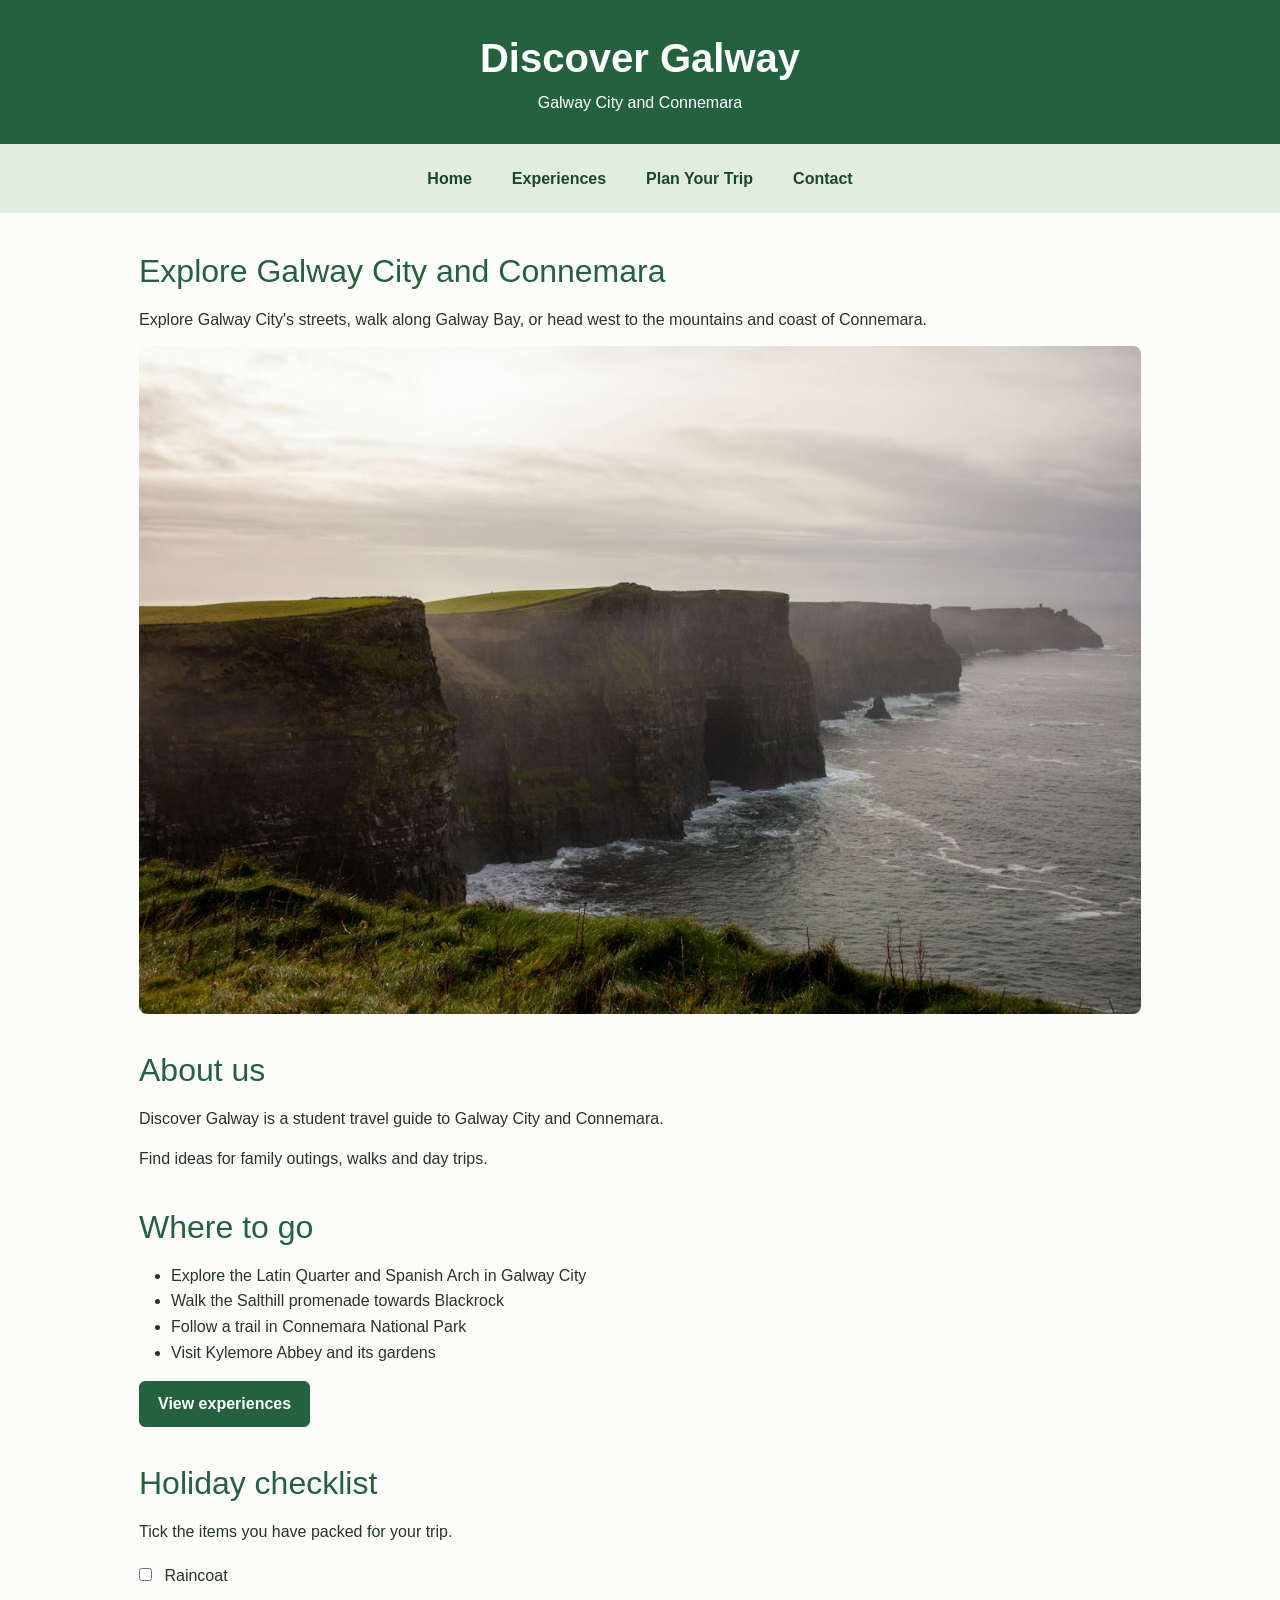
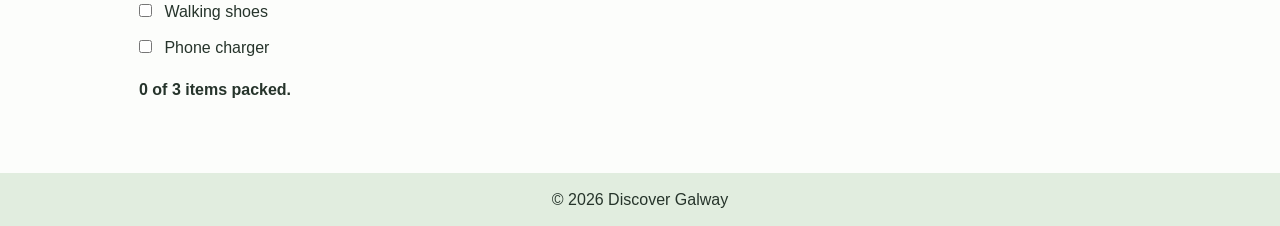
<file: index.html>
<!DOCTYPE html>
<html lang="en">
<head>
  <meta charset="UTF-8">
  <meta name="viewport" content="width=device-width, initial-scale=1.0">
  <title>Discover Galway | Galway City and Connemara</title>
  <meta name="description" content="Explore Galway City and Connemara, from the Latin Quarter and Salthill promenade to Connemara National Park.">
  <link rel="stylesheet" href="https://cdn.jsdelivr.net/npm/bootstrap@5.3.8/dist/css/bootstrap.min.css" integrity="sha384-sRIl4kxILFvY47J16cr9ZwB07vP4J8+LH7qKQnuqkuIAvNWLzeN8tE5YBujZqJLB" crossorigin="anonymous">
  <link rel="stylesheet" href="styles.css">
  <script src="script.js" defer></script>
</head>
<body>
  <header>
    <h1>Discover Galway</h1>
    <p>Galway City and Connemara</p>
  </header>
  <nav class="d-flex flex-wrap justify-content-center gap-3" aria-label="Main navigation">
    <a href="index.html">Home</a>
    <a href="experiences.html">Experiences</a>
    <a href="plan.html">Plan Your Trip</a>
    <a href="contact.html">Contact</a>
  </nav>
  <main class="container">
    <section>
      <h2>Explore Galway City and Connemara</h2>
      <p>Explore Galway City's streets, walk along Galway Bay, or head west to the mountains and coast of Connemara.</p>
      <img class="img-fluid" src="assets/ireland.jpg" alt="Grass-covered Irish coastal cliffs beside the Atlantic Ocean">
    </section>
    <section>
      <h2>About us</h2>
      <p>Discover Galway is a student travel guide to Galway City and Connemara.</p>
      <p>Find ideas for family outings, walks and day trips.</p>
    </section>
    <section>
      <h2>Where to go</h2>
      <ul>
        <li>Explore the Latin Quarter and Spanish Arch in Galway City</li>
        <li>Walk the Salthill promenade towards Blackrock</li>
        <li>Follow a trail in Connemara National Park</li>
        <li>Visit Kylemore Abbey and its gardens</li>
      </ul>
      <a class="btn btn-success" href="experiences.html">View experiences</a>
    </section>
    <section>
      <h2>Holiday checklist</h2>
      <p>Tick the items you have packed for your trip.</p>
      <label class="check"><input class="packing-item" type="checkbox" onchange="updateChecklist()"> Raincoat</label>
      <label class="check"><input class="packing-item" type="checkbox" onchange="updateChecklist()"> Walking shoes</label>
      <label class="check"><input class="packing-item" type="checkbox" onchange="updateChecklist()"> Phone charger</label>
      <p id="packingStatus" aria-live="polite">0 of 3 items packed.</p>
    </section>
  </main>
  <footer><p>&copy; 2026 Discover Galway</p></footer>
</body>
</html>
</file>
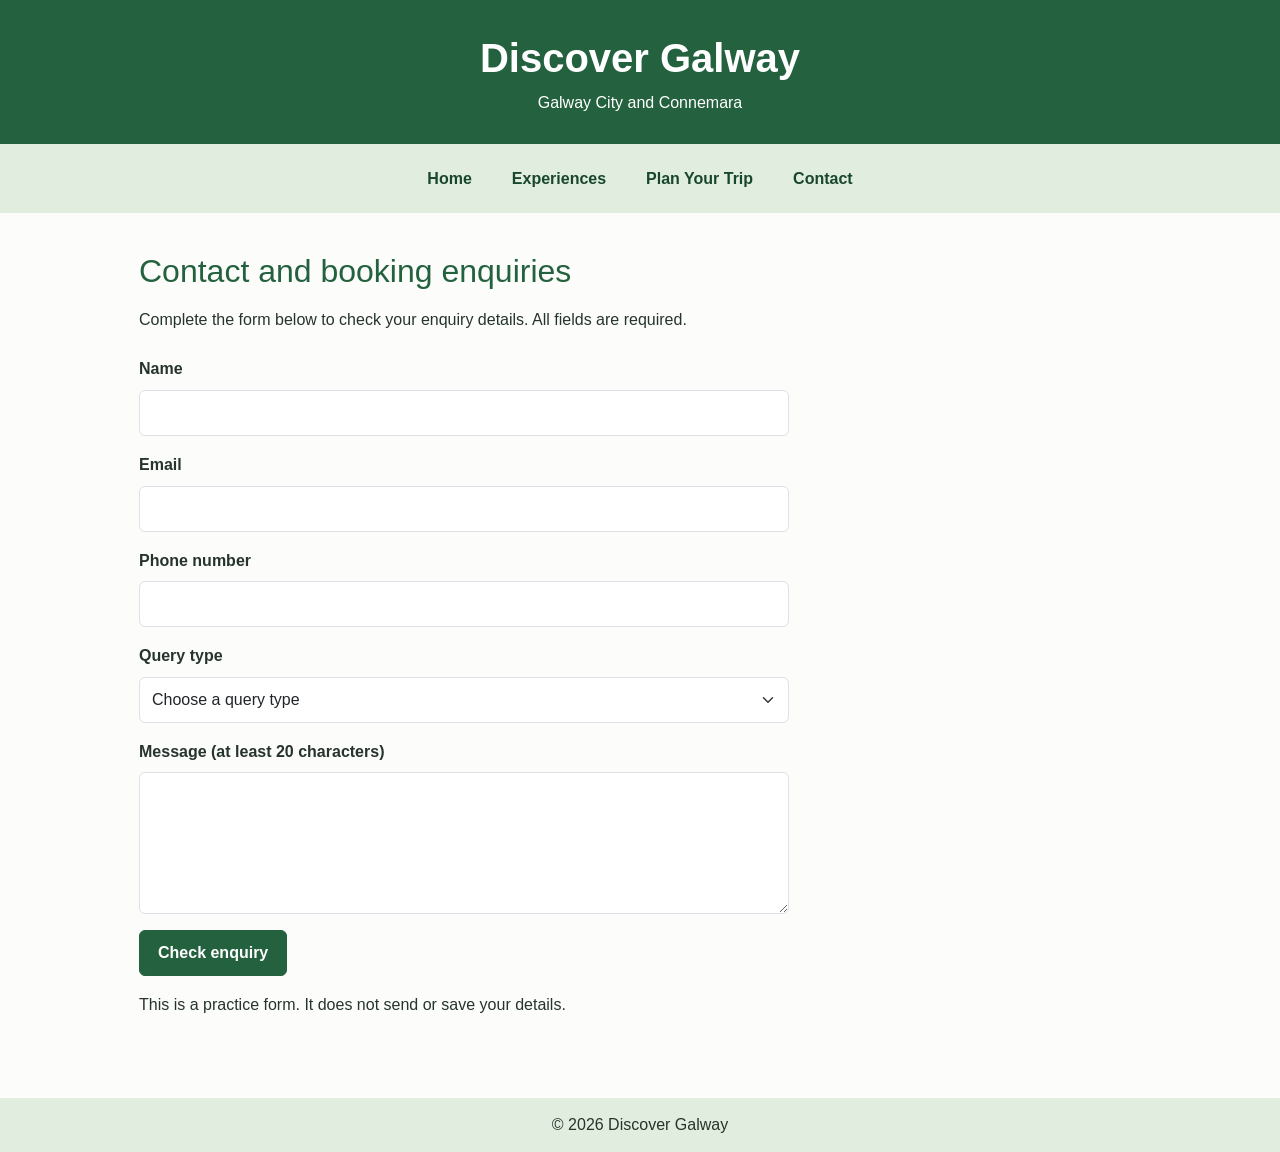
<file: contact.html>
<!DOCTYPE html>
<html lang="en">
<head>
  <meta charset="UTF-8">
  <meta name="viewport" content="width=device-width, initial-scale=1.0">
  <link rel="stylesheet" href="https://cdn.jsdelivr.net/npm/bootstrap@5.3.8/dist/css/bootstrap.min.css" integrity="sha384-sRIl4kxILFvY47J16cr9ZwB07vP4J8+LH7qKQnuqkuIAvNWLzeN8tE5YBujZqJLB" crossorigin="anonymous">
  <link rel="stylesheet" href="styles.css">
  <script src="script.js" defer></script>
  <title>Contact | Discover Galway</title>
  <meta name="description" content="Contact Discover Galway with a travel, booking or general enquiry about Galway City and Connemara.">
</head>
<body>
  <header>
    <h1>Discover Galway</h1>
    <p>Galway City and Connemara</p>
  </header>
  <nav class="d-flex flex-wrap justify-content-center gap-3" aria-label="Main navigation">
    <a href="index.html">Home</a>
    <a href="experiences.html">Experiences</a>
    <a href="plan.html">Plan Your Trip</a>
    <a href="contact.html">Contact</a>
  </nav>
<main class="container">
  <h2>Contact and booking enquiries</h2>
  <p>Complete the form below to check your enquiry details. All fields are required.</p>
  <form id="enquiryForm" onsubmit="return validateForm()" novalidate>
    <div class="mb-3"><label class="form-label" for="name">Name</label><input class="form-control" type="text" id="name" name="name" autocomplete="name" required aria-describedby="nameError"><p class="field-error" id="nameError"></p></div>
    <div class="mb-3"><label class="form-label" for="email">Email</label><input class="form-control" type="email" id="email" name="email" autocomplete="email" required aria-describedby="emailError"><p class="field-error" id="emailError"></p></div>
    <div class="mb-3"><label class="form-label" for="phone">Phone number</label><input class="form-control" type="tel" id="phone" name="phone" autocomplete="tel" required aria-describedby="phoneError"><p class="field-error" id="phoneError"></p></div>
    <div class="mb-3"><label class="form-label" for="queryType">Query type</label><select class="form-select" id="queryType" name="queryType" required aria-describedby="queryTypeError"><option value="">Choose a query type</option><option value="Booking">Booking</option><option value="Payment">Payment</option><option value="General Information">General Information</option><option value="Other">Other</option></select><p class="field-error" id="queryTypeError"></p></div>
    <div class="mb-3"><label class="form-label" for="message">Message (at least 20 characters)</label><textarea class="form-control" id="message" name="message" rows="5" minlength="20" required aria-describedby="messageError"></textarea><p class="field-error" id="messageError"></p></div>
    <button class="btn btn-success" type="submit">Check enquiry</button>
    <p id="formResponse" role="status" aria-live="polite" class="mt-3"></p>
  </form>
  <p>This is a practice form. It does not send or save your details.</p>
</main>
  <footer><p>&copy; 2026 Discover Galway</p></footer>
</body>
</html>
</file>
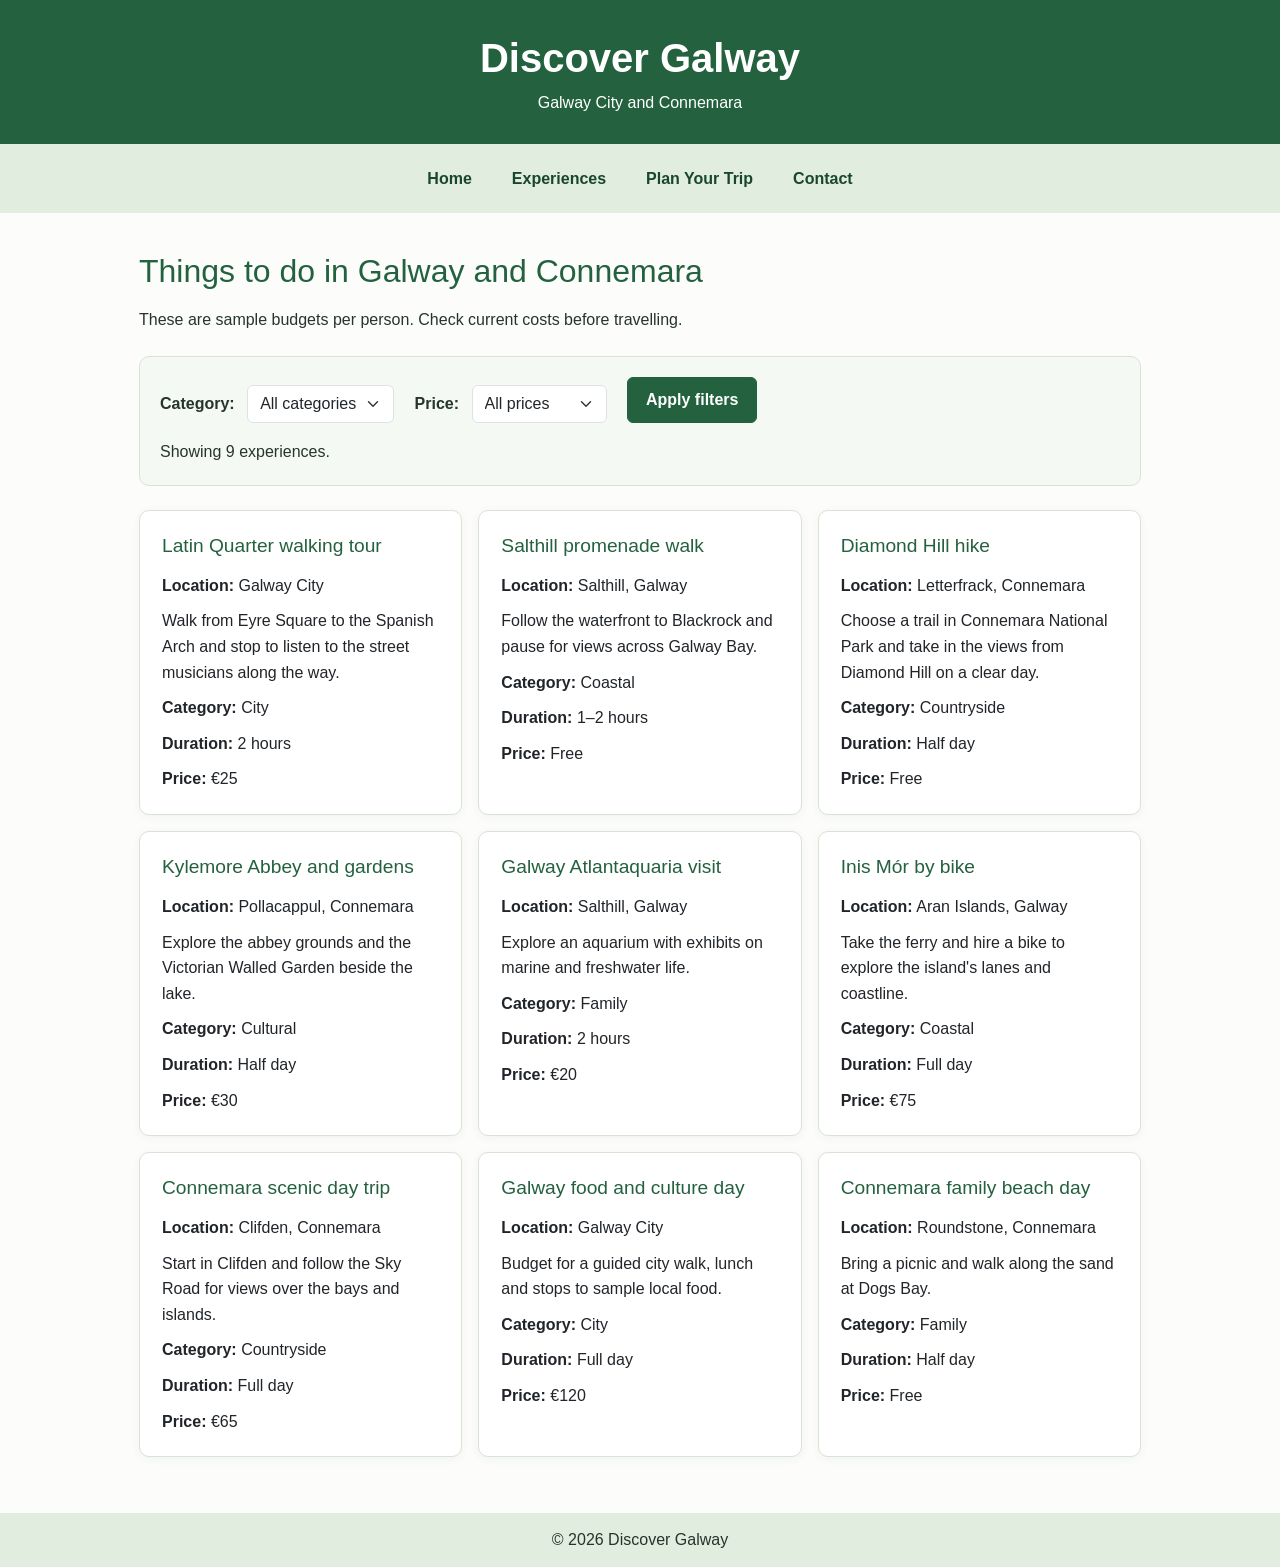
<file: experiences.html>
<!DOCTYPE html>
<html lang="en">
<head>
  <meta charset="UTF-8">
  <meta name="viewport" content="width=device-width, initial-scale=1.0">
  <title>Things to Do in Galway and Connemara | Discover Galway</title>
  <meta name="description" content="Find walks, coastal trips and family activities in Galway and Connemara and filter them by category and budget.">
  <link rel="stylesheet" href="https://cdn.jsdelivr.net/npm/bootstrap@5.3.8/dist/css/bootstrap.min.css" integrity="sha384-sRIl4kxILFvY47J16cr9ZwB07vP4J8+LH7qKQnuqkuIAvNWLzeN8tE5YBujZqJLB" crossorigin="anonymous">
  <link rel="stylesheet" href="styles.css">
  <script src="script.js" defer></script>
</head>
<body>
  <header>
    <h1>Discover Galway</h1>
    <p>Galway City and Connemara</p>
  </header>
  <nav class="d-flex flex-wrap justify-content-center gap-3" aria-label="Main navigation">
    <a href="index.html">Home</a>
    <a href="experiences.html">Experiences</a>
    <a href="plan.html">Plan Your Trip</a>
    <a href="contact.html">Contact</a>
  </nav>
  <main class="container">
    <h2>Things to do in Galway and Connemara</h2>
    <p>These are sample budgets per person. Check current costs before travelling.</p>
    <!-- Select a category and price, then apply the filters. -->
    <section class="filters" aria-label="Experience filters">
      <label for="categoryFilter">Category:</label>
      <select class="form-select d-inline-block w-auto mb-2" id="categoryFilter">
        <option value="all">All categories</option>
        <option value="City">City</option>
        <option value="Coastal">Coastal</option>
        <option value="Countryside">Countryside</option>
        <option value="Family">Family</option>
        <option value="Cultural">Cultural</option>
      </select>
      <label for="priceFilter">Price:</label>
      <select class="form-select d-inline-block w-auto mb-2" id="priceFilter">
        <option value="all">All prices</option>
        <option value="under50">Under &euro;50</option>
        <option value="50to100">&euro;50 to &euro;100</option>
        <option value="over100">Over &euro;100</option>
      </select>
      <button class="btn btn-success mb-2" type="button" onclick="filterExperiences()">Apply filters</button>
      <p id="resultsCount" aria-live="polite">Showing 9 experiences.</p>
    </section>
    <div class="row row-cols-1 row-cols-md-2 row-cols-lg-3 g-3" id="experienceList">
      <div class="col" data-category="City" data-price="25">
        <article class="card h-100">
          <h3>Latin Quarter walking tour</h3>
          <p><strong>Location:</strong> Galway City</p>
          <p>Walk from Eyre Square to the Spanish Arch and stop to listen to the street musicians along the way.</p>
          <p><strong>Category:</strong> City</p>
          <p><strong>Duration:</strong> 2 hours</p>
          <p><strong>Price:</strong> &euro;25</p>
        </article>
      </div>
      <div class="col" data-category="Coastal" data-price="0">
        <article class="card h-100">
          <h3>Salthill promenade walk</h3>
          <p><strong>Location:</strong> Salthill, Galway</p>
          <p>Follow the waterfront to Blackrock and pause for views across Galway Bay.</p>
          <p><strong>Category:</strong> Coastal</p>
          <p><strong>Duration:</strong> 1–2 hours</p>
          <p><strong>Price:</strong> Free</p>
        </article>
      </div>
      <div class="col" data-category="Countryside" data-price="0">
        <article class="card h-100">
          <h3>Diamond Hill hike</h3>
          <p><strong>Location:</strong> Letterfrack, Connemara</p>
          <p>Choose a trail in Connemara National Park and take in the views from Diamond Hill on a clear day.</p>
          <p><strong>Category:</strong> Countryside</p>
          <p><strong>Duration:</strong> Half day</p>
          <p><strong>Price:</strong> Free</p>
        </article>
      </div>
      <div class="col" data-category="Cultural" data-price="30">
        <article class="card h-100">
          <h3>Kylemore Abbey and gardens</h3>
          <p><strong>Location:</strong> Pollacappul, Connemara</p>
          <p>Explore the abbey grounds and the Victorian Walled Garden beside the lake.</p>
          <p><strong>Category:</strong> Cultural</p>
          <p><strong>Duration:</strong> Half day</p>
          <p><strong>Price:</strong> &euro;30</p>
        </article>
      </div>
      <div class="col" data-category="Family" data-price="20">
        <article class="card h-100">
          <h3>Galway Atlantaquaria visit</h3>
          <p><strong>Location:</strong> Salthill, Galway</p>
          <p>Explore an aquarium with exhibits on marine and freshwater life.</p>
          <p><strong>Category:</strong> Family</p>
          <p><strong>Duration:</strong> 2 hours</p>
          <p><strong>Price:</strong> &euro;20</p>
        </article>
      </div>
      <div class="col" data-category="Coastal" data-price="75">
        <article class="card h-100">
          <h3>Inis Mór by bike</h3>
          <p><strong>Location:</strong> Aran Islands, Galway</p>
          <p>Take the ferry and hire a bike to explore the island's lanes and coastline.</p>
          <p><strong>Category:</strong> Coastal</p>
          <p><strong>Duration:</strong> Full day</p>
          <p><strong>Price:</strong> &euro;75</p>
        </article>
      </div>
      <div class="col" data-category="Countryside" data-price="65">
        <article class="card h-100">
          <h3>Connemara scenic day trip</h3>
          <p><strong>Location:</strong> Clifden, Connemara</p>
          <p>Start in Clifden and follow the Sky Road for views over the bays and islands.</p>
          <p><strong>Category:</strong> Countryside</p>
          <p><strong>Duration:</strong> Full day</p>
          <p><strong>Price:</strong> &euro;65</p>
        </article>
      </div>
      <div class="col" data-category="City" data-price="120">
        <article class="card h-100">
          <h3>Galway food and culture day</h3>
          <p><strong>Location:</strong> Galway City</p>
          <p>Budget for a guided city walk, lunch and stops to sample local food.</p>
          <p><strong>Category:</strong> City</p>
          <p><strong>Duration:</strong> Full day</p>
          <p><strong>Price:</strong> &euro;120</p>
        </article>
      </div>
      <div class="col" data-category="Family" data-price="0">
        <article class="card h-100">
          <h3>Connemara family beach day</h3>
          <p><strong>Location:</strong> Roundstone, Connemara</p>
          <p>Bring a picnic and walk along the sand at Dogs Bay.</p>
          <p><strong>Category:</strong> Family</p>
          <p><strong>Duration:</strong> Half day</p>
          <p><strong>Price:</strong> Free</p>
        </article>
      </div>
    </div>
  </main>
  <footer><p>&copy; 2026 Discover Galway</p></footer>
</body>
</html>
</file>
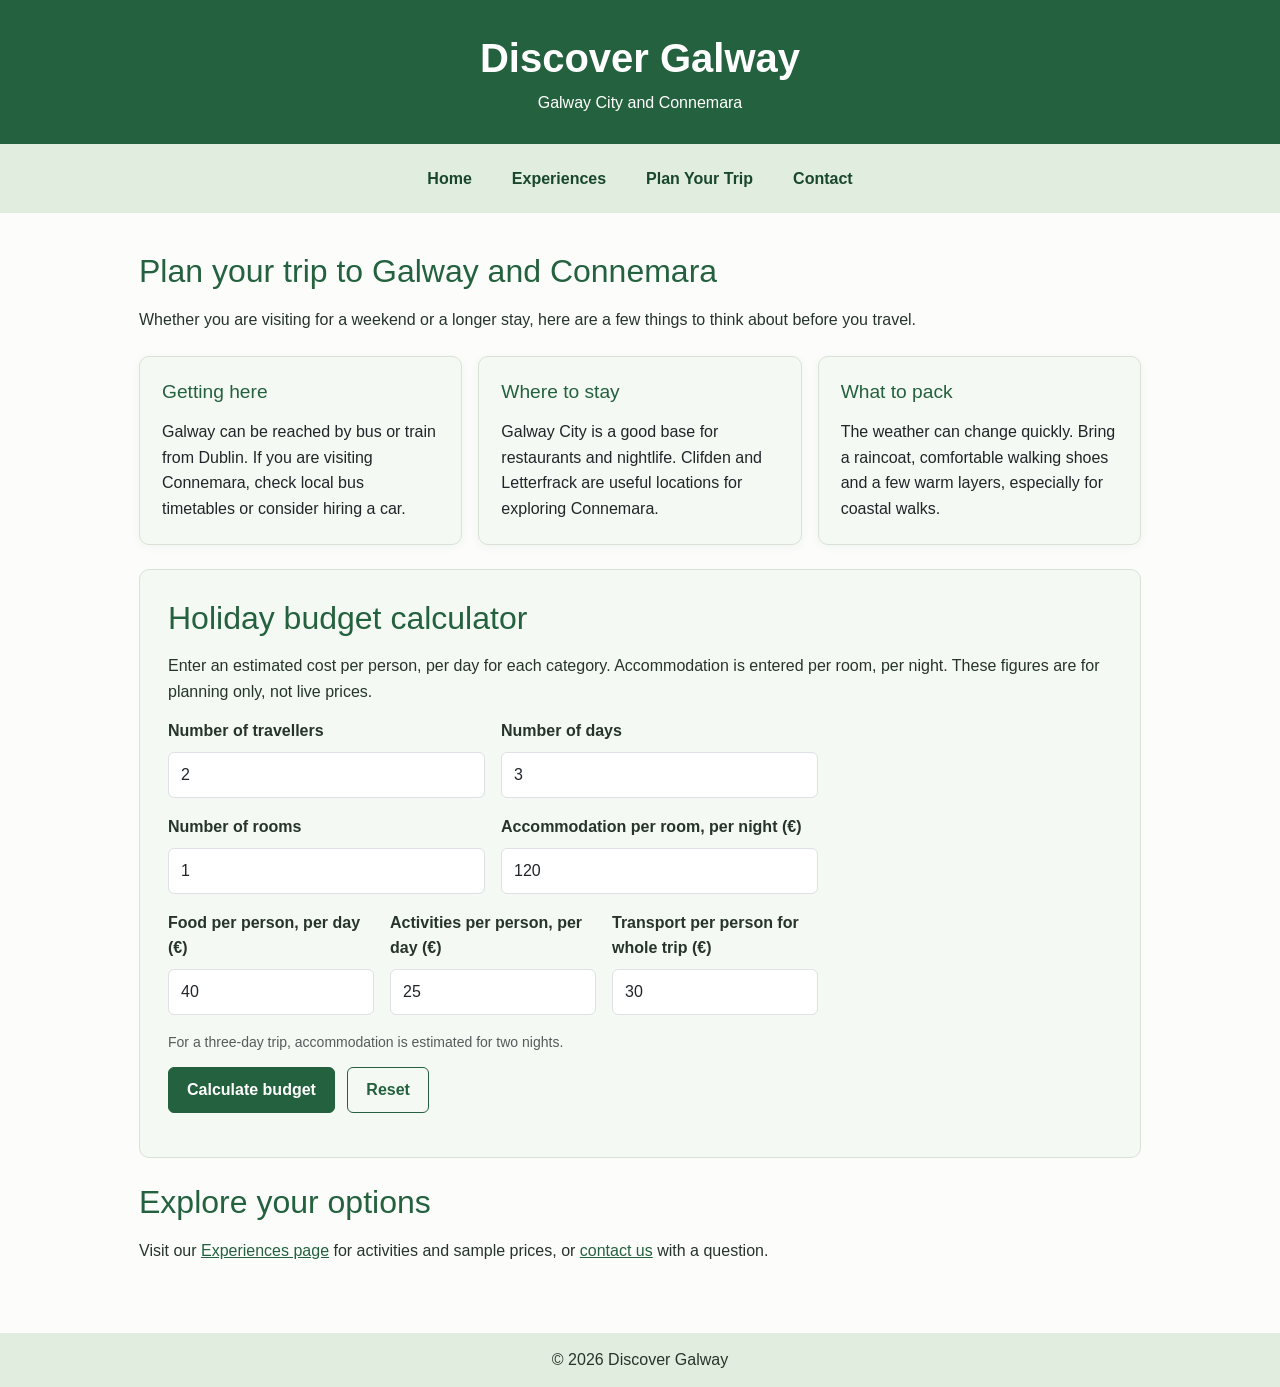
<file: plan.html>
<!DOCTYPE html>
<html lang="en">
<head>
  <meta charset="UTF-8">
  <meta name="viewport" content="width=device-width, initial-scale=1.0">
  <link rel="stylesheet" href="https://cdn.jsdelivr.net/npm/bootstrap@5.3.8/dist/css/bootstrap.min.css" integrity="sha384-sRIl4kxILFvY47J16cr9ZwB07vP4J8+LH7qKQnuqkuIAvNWLzeN8tE5YBujZqJLB" crossorigin="anonymous">
  <link rel="stylesheet" href="styles.css">
  <script src="script.js" defer></script>
  <title>Plan Your Trip | Discover Galway</title>
  <meta name="description" content="Plan a visit to Galway City and Connemara with practical travel tips and an interactive holiday budget calculator.">
</head>
<body>
  <header>
    <h1>Discover Galway</h1>
    <p>Galway City and Connemara</p>
  </header>
  <nav class="d-flex flex-wrap justify-content-center gap-3" aria-label="Main navigation">
    <a href="index.html">Home</a>
    <a href="experiences.html">Experiences</a>
    <a href="plan.html">Plan Your Trip</a>
    <a href="contact.html">Contact</a>
  </nav>
<main class="container">
  <h2>Plan your trip to Galway and Connemara</h2>
  <p>Whether you are visiting for a weekend or a longer stay, here are a few things to think about before you travel.</p>
  <div class="row g-3 planning-cards">
    <div class="col-md-4">
      <section class="card h-100"><h3>Getting here</h3><p>Galway can be reached by bus or train from Dublin. If you are visiting Connemara, check local bus timetables or consider hiring a car.</p></section>
    </div>
    <div class="col-md-4">
      <section class="card h-100"><h3>Where to stay</h3><p>Galway City is a good base for restaurants and nightlife. Clifden and Letterfrack are useful locations for exploring Connemara.</p></section>
    </div>
    <div class="col-md-4">
      <section class="card h-100"><h3>What to pack</h3><p>The weather can change quickly. Bring a raincoat, comfortable walking shoes and a few warm layers, especially for coastal walks.</p></section>
    </div>
  </div>
  <section class="calculator-section mt-4" aria-labelledby="budgetHeading">
    <h2 id="budgetHeading">Holiday budget calculator</h2>
    <p>Enter an estimated cost per person, per day for each category. Accommodation is entered per room, per night. These figures are for planning only, not live prices.</p>
    <form id="budgetForm" novalidate>
      <div class="row g-3">
        <div class="col-sm-6"><label for="travellers" class="form-label">Number of travellers</label><input class="form-control" id="travellers" type="number" min="1" max="30" step="1" value="2" required></div>
        <div class="col-sm-6"><label for="days" class="form-label">Number of days</label><input class="form-control" id="days" type="number" min="1" max="30" step="1" value="3" required></div>
        <div class="col-sm-6"><label for="rooms" class="form-label">Number of rooms</label><input class="form-control" id="rooms" type="number" min="0" max="30" step="1" value="1" required></div>
        <div class="col-sm-6"><label for="accommodation" class="form-label">Accommodation per room, per night (€)</label><input class="form-control" id="accommodation" type="number" min="0" max="10000" step="0.01" value="120" required></div>
        <div class="col-sm-4"><label for="food" class="form-label">Food per person, per day (€)</label><input class="form-control" id="food" type="number" min="0" max="10000" step="0.01" value="40" required></div>
        <div class="col-sm-4"><label for="activities" class="form-label">Activities per person, per day (€)</label><input class="form-control" id="activities" type="number" min="0" max="10000" step="0.01" value="25" required></div>
        <div class="col-sm-4"><label for="transport" class="form-label">Transport per person for whole trip (€)</label><input class="form-control" id="transport" type="number" min="0" max="10000" step="0.01" value="30" required></div>
      </div>
      <p class="form-text mt-3">For a three-day trip, accommodation is estimated for two nights.</p>
      <button class="btn btn-success" type="submit">Calculate budget</button>
      <button class="btn btn-outline-success ms-2" type="reset">Reset</button>
      <p id="budgetError" class="error mt-3" role="alert" aria-live="polite"></p>
    </form>
    <div id="budgetResult" class="budget-result mt-3" role="status" aria-live="polite" hidden>
      <h3>Your estimated budget</h3>
      <p id="budgetBreakdown"></p>
      <p><strong id="budgetTotal"></strong></p>
      <p id="budgetPerPerson"></p>
    </div>
  </section>
  <section class="mt-4"><h2>Explore your options</h2><p>Visit our <a href="experiences.html">Experiences page</a> for activities and sample prices, or <a href="contact.html">contact us</a> with a question.</p></section>
</main>
  <footer><p>&copy; 2026 Discover Galway</p></footer>
</body>
</html>
</file>
<file: styles.css>
/* Discover Galway: shared design and layout */
:root {
  --galway-green: #24613e;
  --galway-dark: #19472d;
  --galway-pale: #f5f9f3;
  --galway-border: #d8e3d5;
}

body {
  margin: 0;
  font-family: Arial, sans-serif;
  line-height: 1.6;
  color: #26342b;
  background: #fcfdfb;
}

header {
  padding: 34px 20px 28px;
  background: var(--galway-green);
  color: white;
  text-align: center;
}
header h1 { margin-bottom: 8px; font-weight: 700; }
header p { margin-bottom: 0; }

nav, footer {
  padding: 14px 20px;
  background: #e1eddf;
  text-align: center;
}
nav a {
  color: var(--galway-dark);
  font-weight: 600;
  text-decoration: none;
  padding: 8px 12px;
  border-radius: 6px;
}
nav a:hover, nav a:focus-visible {
  background: #cfdfca;
  text-decoration: underline;
}
nav a:focus-visible, button:focus-visible, input:focus-visible,
select:focus-visible, textarea:focus-visible {
  outline: 2px solid var(--galway-dark);
  outline-offset: 2px;
}

main.container {
  max-width: 1050px;
  padding: 38px 24px 56px;
}
main > section + section { margin-top: 36px; }
main > h2 { margin-bottom: 14px; }
main > p { margin-bottom: 24px; }
h2, h3, .success { color: var(--galway-green); }
h2 { margin-bottom: 14px; line-height: 1.3; }
h3 { font-size: 1.2rem; line-height: 1.35; }
p { margin-bottom: 14px; }
main a:not(.btn) { color: var(--galway-green); }
main a:not(.btn):hover { color: var(--galway-dark); }

img {
  display: block;
  width: 100%;
  height: auto;
  max-height: none;
  border-radius: 8px;
}

/* Experiences and trip-planning cards */
.card {
  padding: 22px;
  border: 1px solid var(--galway-border);
  border-radius: 10px;
  background: white;
  box-shadow: 0 2px 10px rgba(20, 55, 33, 0.05);
}
.card h3 { margin-bottom: 14px; }
.card p { margin-bottom: 10px; }
.card p:last-child { margin-bottom: 0; }
.planning-cards .card { background: var(--galway-pale); }
#experienceList .card { transition: box-shadow 0.2s ease, transform 0.2s ease; }
#experienceList .card:hover { box-shadow: 0 7px 20px rgba(20, 55, 33, 0.12); transform: translateY(-2px); }

/* Filter panel */
.filters {
  padding: 20px;
  margin-bottom: 24px;
  background: var(--galway-pale);
  border: 1px solid var(--galway-border);
  border-radius: 10px;
}
.filters label { font-weight: 600; margin: 0 8px 8px 0; }
.filters select { margin-right: 16px; }
.filters #resultsCount { margin: 8px 0 0; }

/* Checklist */
.check { display: block; padding: 5px 0; }
.packing-item { margin-right: 8px; accent-color: var(--galway-green); }
#packingStatus { margin-top: 12px; font-weight: 600; }

/* Consistent buttons and form fields */
.btn-success, button:not(.btn) {
  background: var(--galway-green);
  border-color: var(--galway-green);
  color: white;
}
.btn-success:hover, .btn-success:focus,
button:not(.btn):hover { background: var(--galway-dark); border-color: var(--galway-dark); color: white; }
.btn-outline-success { color: var(--galway-green); border-color: var(--galway-green); }
.btn-outline-success:hover { background: var(--galway-green); border-color: var(--galway-green); color: white; }
.btn { padding: 10px 18px; font-weight: 600; }
form label { font-weight: 600; }
#enquiryForm, #budgetForm { max-width: 650px; }
#enquiryForm .form-control, #enquiryForm .form-select,
#budgetForm .form-control { margin-bottom: 0; padding: 10px 12px; }
.field-error, .error { color: #a11616; }
.field-error { margin: 5px 0 0; font-size: 0.9rem; }
.field-error:empty { display: none; }

/* Budget calculator */
.calculator-section {
  padding: 28px;
  background: var(--galway-pale);
  border: 1px solid var(--galway-border);
  border-radius: 10px;
}
.budget-result {
  padding: 20px;
  background: white;
  border-left: 4px solid var(--galway-green);
  border-radius: 6px;
}

footer p { margin-bottom: 0; }

@media (max-width: 767px) {
  header { padding: 26px 16px 22px; }
  main.container { padding: 28px 18px 42px; }
  .card { padding: 18px; }
  .calculator-section { padding: 20px; }
  .filters { padding: 16px; }
}
@media (max-width: 575px) {
  nav { gap: 4px !important; }
  nav a { padding: 7px 9px; }
  .calculator-section { padding: 16px; }
  #budgetForm .btn { margin: 6px 8px 0 0 !important; }
}
@media (prefers-reduced-motion: reduce) {
  #experienceList .card { transition: none; }
  #experienceList .card:hover { transform: none; }
}
</file>
